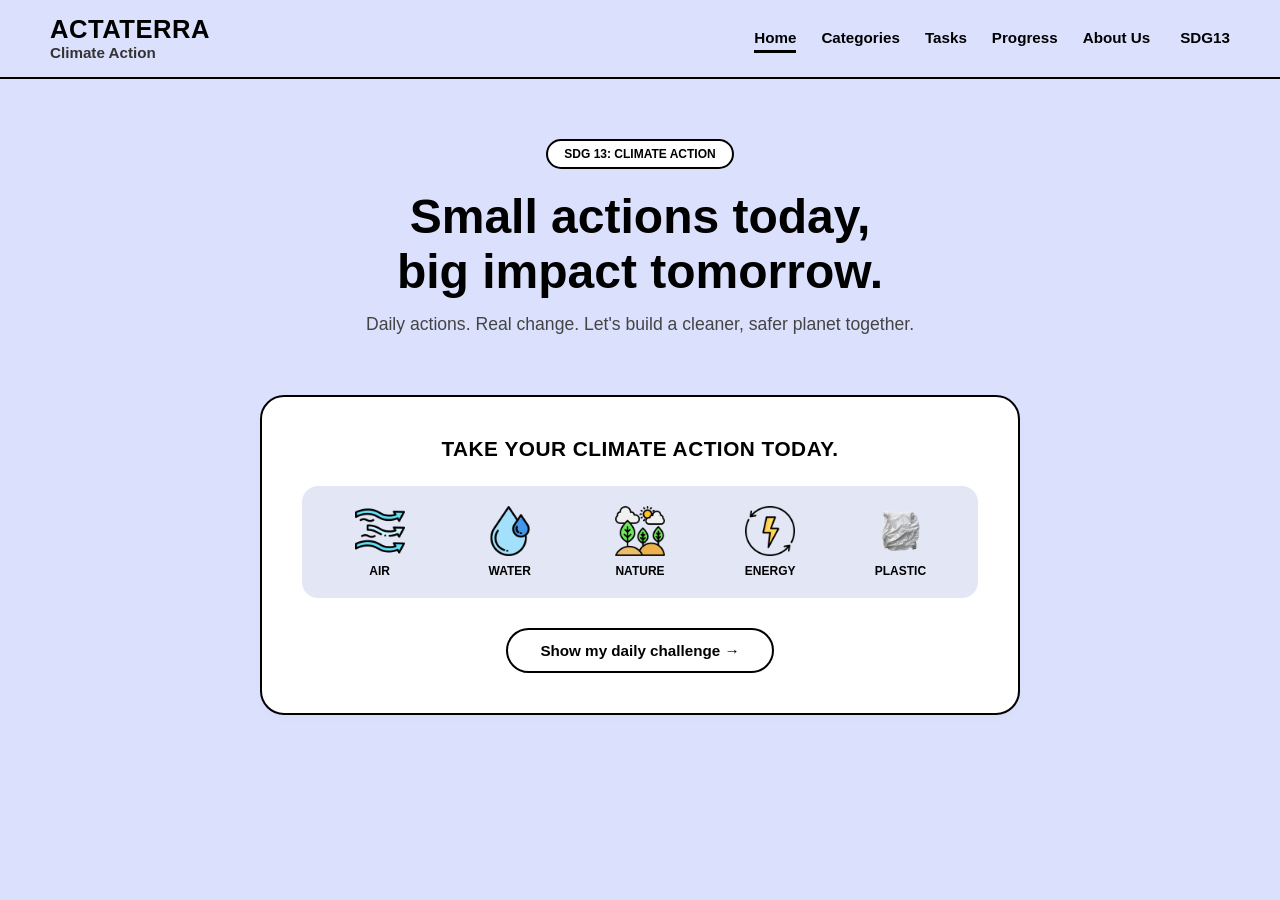
<file: index.html>
<!DOCTYPE html>
<html lang="en">
<head>
    <meta charset="UTF-8">
    <meta name="viewport" content="width=device-width, initial-scale=1.0">
    <title>ActaTerra | Climate Action Dashboard</title>
    <link rel="stylesheet" href="style.css">
    <style>
        .logo a {
            display: flex;
            flex-direction: column;
            justify-content: center;
            line-height: 1.1;
            text-decoration: none;
            color: inherit;
        }
        .logo .brand-title {
            font-size: 1.6rem;
            font-weight: 900;
            letter-spacing: 0.5px;
            color: #000000;
        }
        .logo .brand-subtitle {
            font-size: 0.95rem;
            font-weight: 700;
            color: #333333;
            margin-top: 2px;
        }

        .hero-banner {
            text-align: center;
            padding: 60px 20px 40px 20px;
            max-width: 800px;
            margin: 0 auto;
        }
        .sdg-badge-pill {
            display: inline-block;
            border: 2px solid #000000;
            padding: 6px 16px;
            border-radius: 20px;
            font-size: 0.75rem;
            font-weight: bold;
            text-transform: uppercase;
            background: #ffffff;
            margin-bottom: 20px;
        }
        .hero-banner h1 {
            font-size: 3rem;
            font-weight: 800;
            line-height: 1.15;
            margin: 0 0 15px 0;
            color: #000000;
        }
        .hero-banner p {
            font-size: 1.1rem;
            color: #444444;
            margin: 0;
            font-weight: 500;
        }
        .hub-interactive-card {
            background: #ffffff;
            border: 2px solid #000000;
            border-radius: 24px;
            padding: 40px;
            max-width: 760px;
            margin: 20px auto 50px auto;
            box-shadow: 0px 4px 10px rgba(0,0,0,0.02);
            text-align: center;
        }
        .hub-interactive-card h2 {
            font-size: 1.3rem;
            font-weight: 800;
            text-transform: uppercase;
            letter-spacing: 0.5px;
            margin: 0 0 25px 0;
        }
        .grid-categories-row {
            background: #e3e7f5;
            border-radius: 16px;
            padding: 20px;
            display: grid;
            grid-template-columns: repeat(5, 1fr);
            gap: 15px;
            margin-bottom: 30px;
        }
        @media (max-width: 650px) {
            .grid-categories-row {
                grid-template-columns: repeat(3, 1fr);
            }
        }
        .category-grid-item {
            display: flex;
            flex-direction: column;
            align-items: center;
            gap: 8px;
            text-decoration: none;
            color: inherit;
        }
        .category-grid-item .icon-wrapper {
            width: 50px;
            height: 50px;
            display: flex;
            align-items: center;
            justify-content: center;
        }
        .category-grid-item .icon-wrapper img {
            max-width: 100%;
            max-height: 100%;
            object-fit: contain;
        }
        .category-grid-item span {
            font-size: 0.75rem;
            font-weight: 800;
            text-transform: uppercase;
        }
        .btn-action-hub {
            display: inline-block;
            text-decoration: none;
            border: 2px solid #000000;
            background: #ffffff;
            color: #000000;
            padding: 12px 32px;
            font-weight: bold;
            border-radius: 25px;
            font-size: 0.95rem;
            transition: all 0.2s ease;
        }
        .btn-action-hub:hover {
            background: #000000;
            color: #ffffff;
        }
    </style>
</head>
<body>
    <header>
        <div class="logo">
            <a href="index.html">
                <span class="brand-title">ACTATERRA</span>
                <span class="brand-subtitle">Climate Action</span>
            </a>
        </div>
        <nav>
            <ul>
                <li><a href="index.html" class="active">Home</a></li>
                <li><a href="categories.html">Categories</a></li>
                <li><a href="tasks.html?cat=random">Tasks</a></li>
                <li><a href="progress.html">Progress</a></li>
                <li><a href="about.html">About Us</a></li>
                <li><a href="sdg13.html" class="sdg-nav">SDG13</a></li>
            </ul>
        </nav>
    </header>

    <main style="padding: 0 20px;">
        <section class="hero-banner">
            <div class="sdg-badge-pill">SDG 13: Climate Action</div>
            <h1>Small actions today,<br>big impact tomorrow.</h1>
            <p>Daily actions. Real change. Let's build a cleaner, safer planet together.</p>
        </section>

        <section class="hub-interactive-card">
            <h2>Take Your Climate Action Today.</h2>
            <div class="grid-categories-row">
                <a href="tasks.html?cat=air" class="category-grid-item">
                    <div class="icon-wrapper"><img src="air-icon.png" alt="Air"></div>
                    <span>Air</span>
                </a>
                <a href="tasks.html?cat=water" class="category-grid-item">
                    <div class="icon-wrapper"><img src="water-icon.png" alt="Water"></div>
                    <span>Water</span>
                </a>
                <a href="tasks.html?cat=nature" class="category-grid-item">
                    <div class="icon-wrapper"><img src="nature-icon.png" alt="Nature"></div>
                    <span>Nature</span>
                </a>
                <a href="tasks.html?cat=energy" class="category-grid-item">
                    <div class="icon-wrapper"><img src="energy-icon.png" alt="Energy"></div>
                    <span>Energy</span>
                </a>
                <a href="tasks.html?cat=plastic" class="category-grid-item">
                    <div class="icon-wrapper"><img src="plastic-icon.png" alt="Plastic"></div>
                    <span>Plastic</span>
                </a>
            </div>
            <a href="tasks.html?cat=random" class="btn-action-hub">Show my daily challenge →</a>
        </section>
    </main>
</body>
</html>
</file>
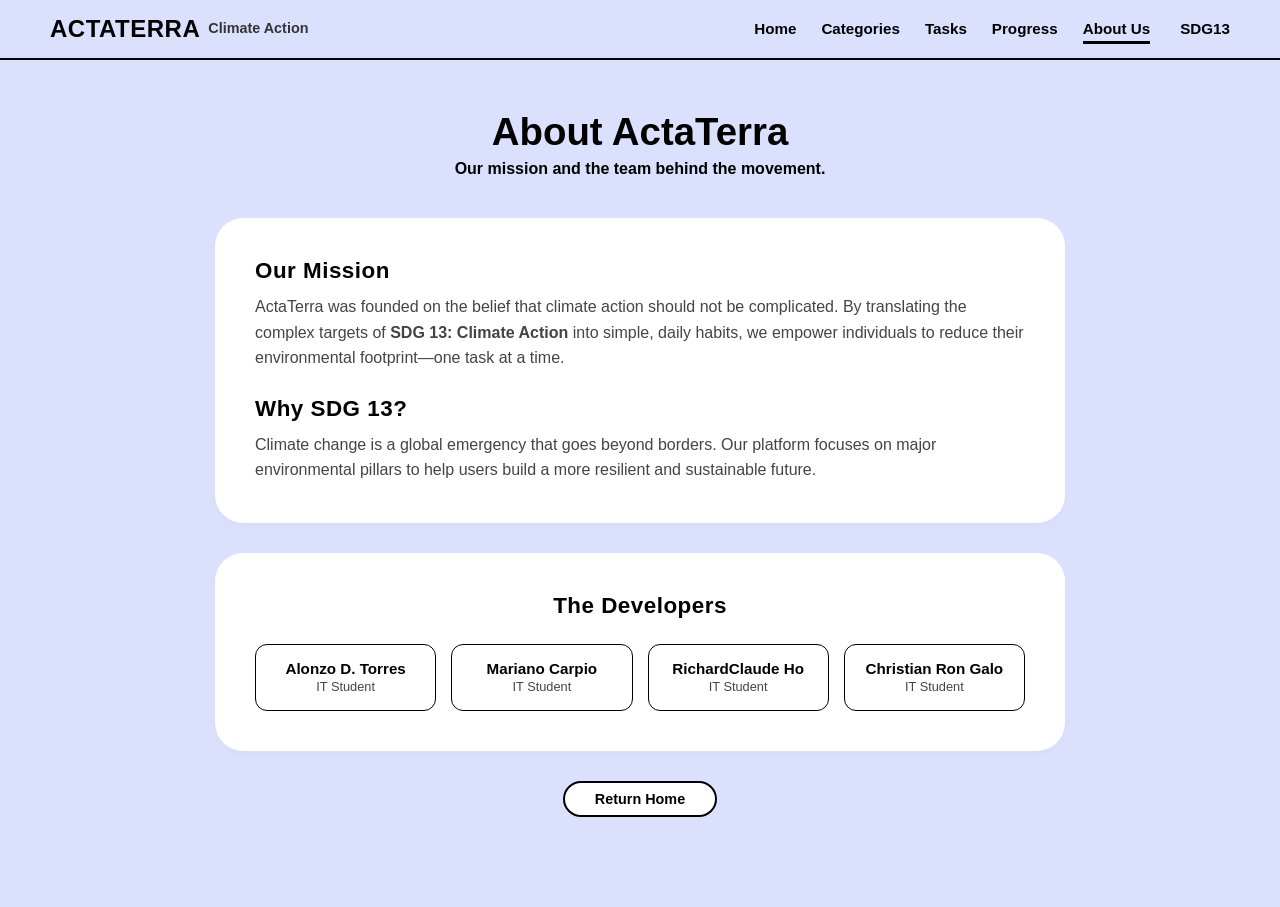
<file: about.html>
<!DOCTYPE html>
<html lang="en">
<head>
    <meta charset="UTF-8">
    <meta name="viewport" content="width=device-width, initial-scale=1.0">
    <title>About Us | ActaTerra</title>
    <link rel="stylesheet" href="style.css">
</head>
<body>
    <header>
        <div class="logo">
            <span style="display: block; font-weight: 900; font-size: 1.5rem; letter-spacing: 0.5px;">ACTATERRA</span>
            <span style="display: block; font-weight: 700; font-size: 0.9rem; color: #333; margin-top: -2px;">Climate Action</span>
        </div>
        <nav>
            <ul>
                <li><a href="index.html">Home</a></li>
                <li><a href="categories.html">Categories</a></li>
                <li><a href="tasks.html">Tasks</a></li>
                <li><a href="progress.html">Progress</a></li>
                <li><a href="about.html" class="active">About Us</a></li>
                <li><a href="sdg13.html" class="sdg-nav">SDG13</a></li>
            </ul>
        </nav>
    </header>

    <main class="categories-page-container">
        <div class="center-title-header">
            <h1>About ActaTerra</h1>
            <p>Our mission and the team behind the movement.</p>
        </div>

        <section class="action-portal-card" style="text-align: left; margin-bottom: 30px;">
            <h2 style="margin-bottom: 10px;">Our Mission</h2>
            <p style="line-height: 1.6; color: var(--text-muted); margin-bottom: 25px;">
                ActaTerra was founded on the belief that climate action should not be complicated. By translating the complex targets of <strong>SDG 13: Climate Action</strong> into simple, daily habits, we empower individuals to reduce their environmental footprint—one task at a time.
            </p>
            
            <h2 style="margin-bottom: 10px;">Why SDG 13?</h2>
            <p style="line-height: 1.6; color: var(--text-muted);">
                Climate change is a global emergency that goes beyond borders. Our platform focuses on major environmental pillars to help users build a more resilient and sustainable future.
            </p>
        </section>

        <section class="action-portal-card" style="text-align: left;">
            <h2 style="text-align: center; margin-bottom: 25px;">The Developers</h2>
            <div style="display: grid; grid-template-columns: repeat(auto-fit, minmax(180px, 1fr)); gap: 15px;">
                <div style="border: 1.5px solid var(--border-dark); padding: 15px; border-radius: 12px; text-align: center;">
                    <strong style="display: block; font-size: 0.95rem;">Alonzo D. Torres</strong>
                    <span style="font-size: 0.8rem; color: var(--text-muted);">IT Student</span>
                </div>
                <div style="border: 1.5px solid var(--border-dark); padding: 15px; border-radius: 12px; text-align: center;">
                    <strong style="display: block; font-size: 0.95rem;">Mariano Carpio</strong>
                    <span style="font-size: 0.8rem; color: var(--text-muted);">IT Student</span>
                </div>
                <div style="border: 1.5px solid var(--border-dark); padding: 15px; border-radius: 12px; text-align: center;">
                    <strong style="display: block; font-size: 0.95rem;">RichardClaude Ho</strong>
                    <span style="font-size: 0.8rem; color: var(--text-muted);">IT Student</span>
                </div>
                <div style="border: 1.5px solid var(--border-dark); padding: 15px; border-radius: 12px; text-align: center;">
                    <strong style="display: block; font-size: 0.95rem;">Christian Ron Galo</strong>
                    <span style="font-size: 0.8rem; color: var(--text-muted);">IT Student</span>
                </div>
            </div>
        </section>

        <div class="center-actions-stack" style="margin-top: 30px;">
            <a href="index.html" class="btn-wireframe-pill minor-btn">Return Home</a>
        </div>
    </main>
</body>
</html>
</file>
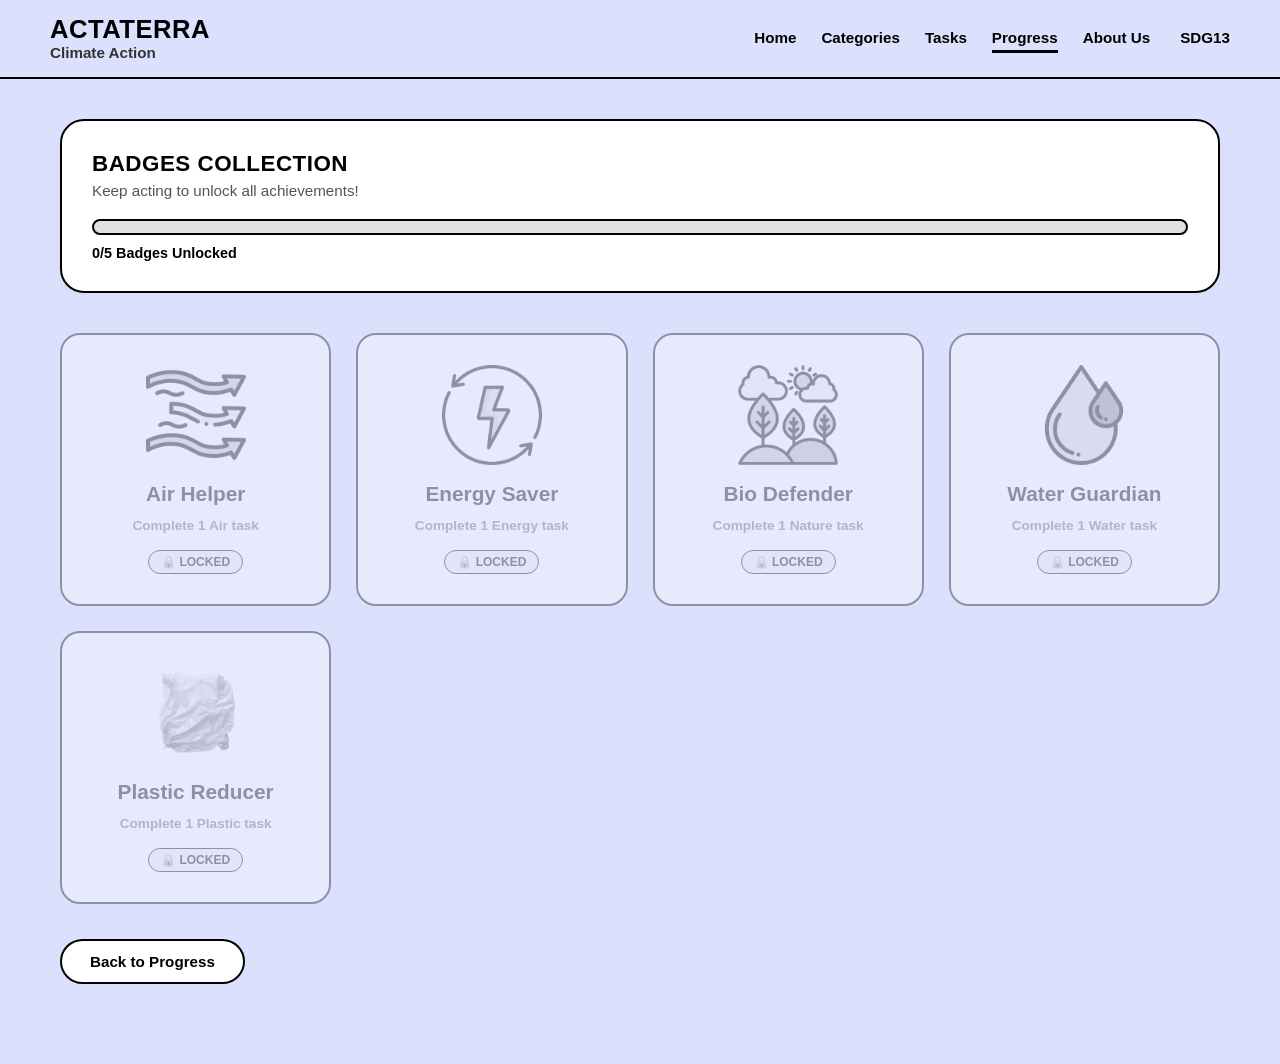
<file: badges.html>
<!DOCTYPE html>
<html lang="en">
<head>
    <meta charset="UTF-8">
    <meta name="viewport" content="width=device-width, initial-scale=1.0">
    <title>Badges Collection | ActaTerra</title>
    <link rel="stylesheet" href="style.css">
    <style>
        .logo a {
            display: flex;
            flex-direction: column;
            justify-content: center;
            line-height: 1.1;
            text-decoration: none;
            color: inherit;
        }
        .logo .brand-title {
            font-size: 1.6rem;
            font-weight: 900;
            letter-spacing: 0.5px;
            color: #000000;
        }
        .logo .brand-subtitle {
            font-size: 0.95rem;
            font-weight: 700;
            color: #333333;
            margin-top: 2px;
        }

        .badges-wrapper {
            max-width: 1200px;
            margin: 40px auto;
            padding: 0 20px;
        }
        .badges-header-card {
            background: #ffffff;
            border: 2px solid #000000;
            border-radius: 24px;
            padding: 30px;
            margin-bottom: 40px;
            box-shadow: 0px 4px 10px rgba(0,0,0,0.02);
        }
        .badges-header-card h2 {
            margin: 0 0 5px 0;
            font-size: 1.4rem;
            font-weight: 800;
            text-transform: uppercase;
            letter-spacing: 0.5px;
        }
        .badges-header-card p {
            margin: 0 0 20px 0;
            font-size: 0.95rem;
            color: #555;
        }
        .global-badge-progress-bar {
            background: #e0e0e0;
            border: 2px solid #000000;
            height: 16px;
            border-radius: 8px;
            overflow: hidden;
            margin-bottom: 10px;
        }
        .global-badge-progress-bar .fill-bar {
            background: #a8e6cf; 
            height: 100%;
            width: 0%;
            transition: width 0.5s ease-out;
        }
        .counter-status-text {
            font-size: 0.9rem;
            font-weight: bold;
            color: #000000;
        }
        .badges-grid {
            display: grid;
            grid-template-columns: repeat(auto-fit, minmax(220px, 1fr));
            gap: 25px;
            margin-bottom: 35px;
        }
        .badge-card {
            background: #ffffff;
            border: 2px solid #000000;
            border-radius: 20px;
            padding: 30px 20px;
            text-align: center;
            display: flex;
            flex-direction: column;
            align-items: center;
            justify-content: center;
            gap: 12px;
            transition: all 0.3s cubic-bezier(0.4, 0, 0.2, 1);
            
            opacity: 0.35;
            filter: grayscale(100%);
            position: relative;
        }
        .badge-card.unlocked {
            opacity: 1 !important;
            filter: grayscale(0%) !important;
            transform: translateY(-4px);
            box-shadow: 0 10px 20px rgba(0,0,0,0.06);
            background: #ffffff;
        }
        .badge-image-frame {
            width: 100px;
            height: 100px;
            display: flex;
            align-items: center;
            justify-content: center;
            margin-bottom: 5px;
        }
        .badge-image-frame img {
            max-width: 100%;
            max-height: 100%;
            object-fit: contain;
        }
        .badge-card h4 {
            margin: 0;
            font-size: 1.3rem;
            font-weight: 800;
            color: #000000;
        }
        .badge-card p {
            margin: 0;
            font-size: 0.85rem;
            color: #666;
            font-weight: 600;
        }
        .lock-status-tag {
            display: inline-flex;
            align-items: center;
            gap: 4px;
            font-size: 0.75rem;
            font-weight: bold;
            background: #f0f0f0;
            border: 1.5px solid #000000;
            padding: 4px 12px;
            border-radius: 12px;
            text-transform: uppercase;
            margin-top: 5px;
        }
        .badge-card.unlocked .lock-status-tag {
            background: #e2fbd7;
            color: #34a853;
            border-color: #34a853;
        }
        .controls-row {
            margin-top: 20px;
        }
        .btn-return {
            display: inline-block;
            text-decoration: none;
            padding: 12px 28px;
            border: 2px solid #000000;
            border-radius: 25px;
            color: #000000;
            font-weight: bold;
            font-size: 0.95rem;
            background: #ffffff;
            transition: background 0.2s;
        }
        .btn-return:hover {
            background: #f5f5f5;
        }
    </style>
</head>
<body>
    <header>
        <div class="logo">
            <a href="index.html">
                <span class="brand-title">ACTATERRA</span>
                <span class="brand-subtitle">Climate Action</span>
            </a>
        </div>
        <nav>
            <ul>
                <li><a href="index.html">Home</a></li>
                <li><a href="categories.html">Categories</a></li>
                <li><a href="tasks.html?cat=random">Tasks</a></li>
                <li><a href="badges.html" class="active">Progress</a></li>
                <li><a href="about.html">About Us</a></li>
                <li><a href="sdg13.html" class="sdg-nav">SDG13</a></li>
            </ul>
        </nav>
    </header>

    <main class="badges-wrapper">
        <section class="badges-header-card">
            <h2>Badges Collection</h2>
            <p>Keep acting to unlock all achievements!</p>
            <div class="global-badge-progress-bar">
                <div class="fill-bar" id="completion-progress-fill"></div>
            </div>
            <div class="counter-status-text" id="completion-counter-label">0/5 Badges Unlocked</div>
        </section>

        <section class="badges-grid">
            <div class="badge-card" id="badge-air">
                <div class="badge-image-frame">
                    <img src="air-icon.png" alt="Air Helper">
                </div>
                <h4>Air Helper</h4>
                <p>Complete 1 Air task</p>
                <div class="lock-status-tag" id="lock-tag-air">🔒 Locked</div>
            </div>

            <div class="badge-card" id="badge-energy">
                <div class="badge-image-frame">
                    <img src="energy-icon.png" alt="Energy Saver">
                </div>
                <h4>Energy Saver</h4>
                <p>Complete 1 Energy task</p>
                <div class="lock-status-tag" id="lock-tag-energy">🔒 Locked</div>
            </div>

            <div class="badge-card" id="badge-nature">
                <div class="badge-image-frame">
                    <img src="nature-icon.png" alt="Bio Defender">
                </div>
                <h4>Bio Defender</h4>
                <p>Complete 1 Nature task</p>
                <div class="lock-status-tag" id="lock-tag-nature">🔒 Locked</div>
            </div>

            <div class="badge-card" id="badge-water">
                <div class="badge-image-frame">
                    <img src="water-icon.png" alt="Water Guardian">
                </div>
                <h4>Water Guardian</h4>
                <p>Complete 1 Water task</p>
                <div class="lock-status-tag" id="lock-tag-water">🔒 Locked</div>
            </div>

            <div class="badge-card" id="badge-plastic">
                <div class="badge-image-frame">
                    <img src="plastic-icon.png" alt="Plastic Reducer">
                </div>
                <h4>Plastic Reducer</h4>
                <p>Complete 1 Plastic task</p>
                <div class="lock-status-tag" id="lock-tag-plastic">🔒 Locked</div>
            </div>
        </section>

        <div class="controls-row">
            <a href="progress.html" class="btn-return">Back to Progress</a>
        </div>
    </main>

    <script>
        document.addEventListener("DOMContentLoaded", function() {
            const categoryBadgeMap = {
                air: { cardId: "badge-air", tagId: "lock-tag-air" },
                energy: { cardId: "badge-energy", tagId: "lock-tag-energy" },
                nature: { cardId: "badge-nature", tagId: "lock-tag-nature" },
                plastic: { cardId: "badge-plastic", tagId: "lock-tag-plastic" },
                water: { cardId: "badge-water", tagId: "lock-tag-water" }
            };

            let totalUnlockedCount = 0;
            const totalCategories = Object.keys(categoryBadgeMap).length;

            Object.keys(categoryBadgeMap).forEach(key => {
                const statusFlag = localStorage.getItem(key + "_completed");
                
                if (statusFlag === "true") {
                    totalUnlockedCount++;
                    
                    const targetCard = document.getElementById(categoryBadgeMap[key].cardId);
                    if (targetCard) targetCard.classList.add("unlocked");

                    const targetTag = document.getElementById(categoryBadgeMap[key].tagId);
                    if (targetTag) targetTag.textContent = "✓ Unlocked";
                }
            });

            const progressPercent = (totalUnlockedCount / totalCategories) * 100;
            document.getElementById("completion-progress-fill").style.width = progressPercent + "%";
            document.getElementById("completion-counter-label").textContent = `${totalUnlockedCount}/${totalCategories} Badges Unlocked`;
        });
    </script>
</body>
</html>
</file>
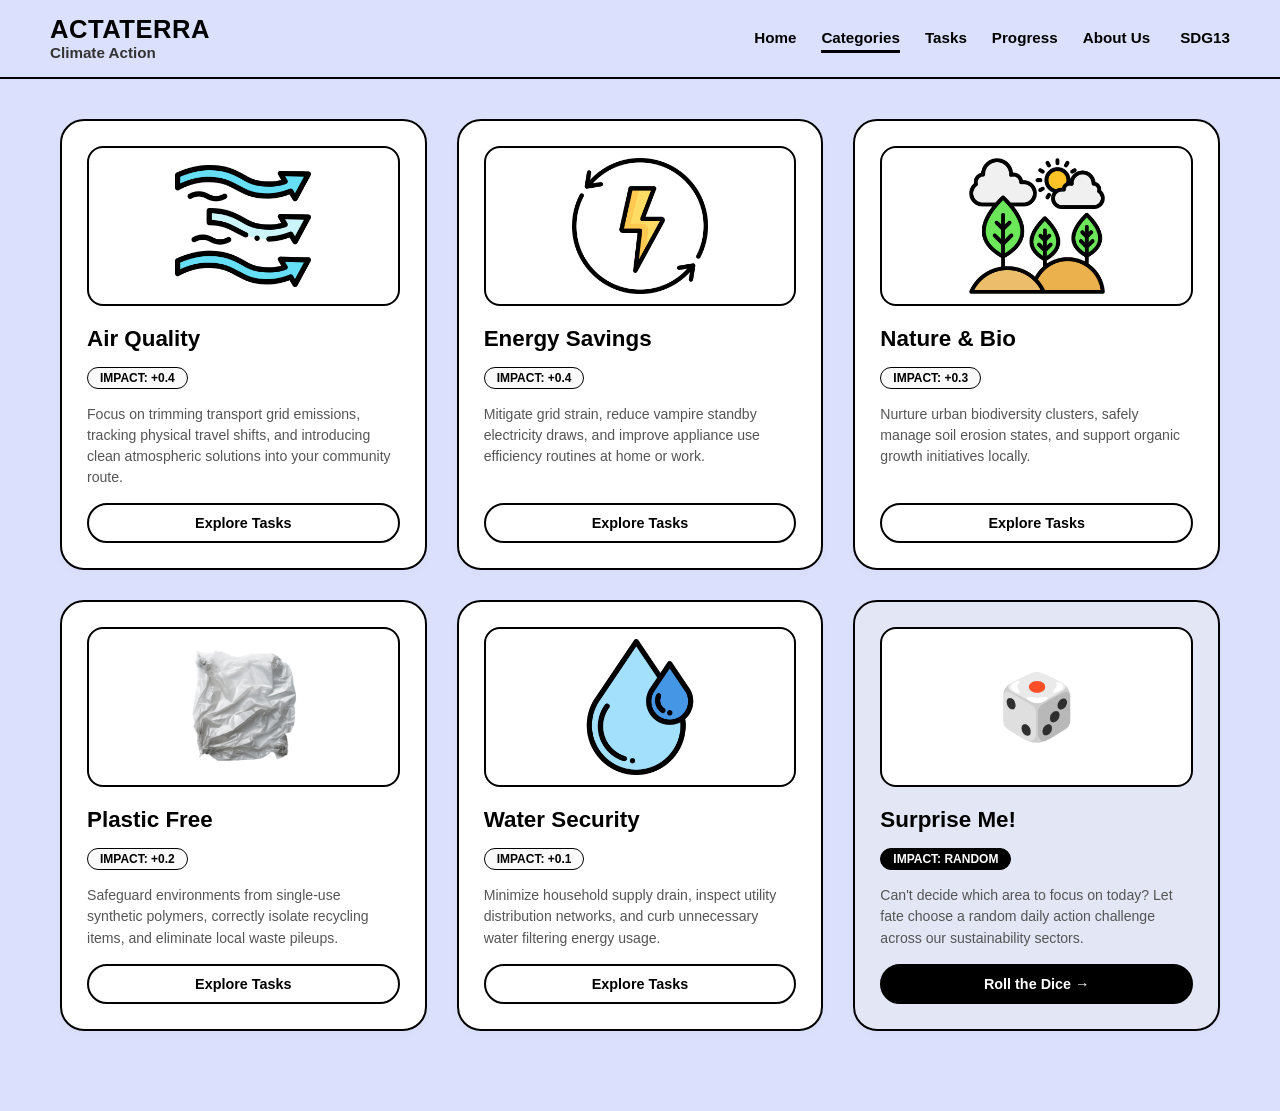
<file: categories.html>
<!DOCTYPE html>
<html lang="en">
<head>
    <meta charset="UTF-8">
    <meta name="viewport" content="width=device-width, initial-scale=1.0">
    <title>Categories | ActaTerra</title>
    <link rel="stylesheet" href="style.css">
    <style>
        .logo a {
            display: flex;
            flex-direction: column;
            justify-content: center;
            line-height: 1.1;
            text-decoration: none;
            color: inherit;
        }
        .logo .brand-title {
            font-size: 1.6rem;
            font-weight: 900;
            letter-spacing: 0.5px;
            color: #000000;
        }
        .logo .brand-subtitle {
            font-size: 0.95rem;
            font-weight: 700;
            color: #333333;
            margin-top: 2px;
        }

        .categories-wrapper {
            max-width: 1200px;
            margin: 40px auto;
            padding: 0 20px;
        }
        .categories-grid-container {
            display: grid;
            grid-template-columns: repeat(auto-fit, minmax(320px, 1fr));
            gap: 30px;
        }
        .portal-category-card {
            background: #ffffff;
            border: 2px solid #000000;
            border-radius: 24px;
            padding: 25px;
            display: flex;
            flex-direction: column;
            gap: 15px;
            box-shadow: 0px 4px 10px rgba(0,0,0,0.02);
        }
        
        .portal-category-card.surprise-card {
            background: #e3e7f5;
        }
        
        .card-graphic-container {
            border: 2px solid #000000;
            border-radius: 16px;
            height: 160px;
            overflow: hidden;
            background: #ffffff;
            display: flex;
            align-items: center;
            justify-content: center;
            padding: 10px;
        }
        .card-graphic-container img {
            max-width: 100%;
            max-height: 100%;
            object-fit: contain;
        }
        .portal-category-card h3 {
            font-size: 1.4rem;
            font-weight: 800;
            margin: 5px 0 0 0;
            color: #000000;
        }
        .impact-badge-row {
            display: flex;
            align-items: center;
        }
        .impact-badge {
            border: 1.5px solid #000000;
            font-size: 0.75rem;
            font-weight: bold;
            padding: 3px 12px;
            border-radius: 12px;
            text-transform: uppercase;
            background: #fafafa;
        }
        .portal-category-card p {
            font-size: 0.88rem;
            line-height: 1.5;
            color: #555555;
            margin: 0;
            flex-grow: 1;
        }
        .btn-card-redirect {
            display: block;
            text-align: center;
            text-decoration: none;
            border: 2px solid #000000;
            border-radius: 20px;
            padding: 10px 20px;
            color: #000000;
            font-weight: bold;
            font-size: 0.9rem;
            background: #ffffff;
            transition: all 0.2s ease;
        }
        .btn-card-redirect:hover {
            background: #000000;
            color: #ffffff;
        }
    </style>
</head>
<body>
    <header>
        <div class="logo">
            <a href="index.html">
                <span class="brand-title">ACTATERRA</span>
                <span class="brand-subtitle">Climate Action</span>
            </a>
        </div>
        <nav>
            <ul>
                <li><a href="index.html">Home</a></li>
                <li><a href="categories.html" class="active">Categories</a></li>
                <li><a href="tasks.html?cat=random">Tasks</a></li>
                <li><a href="progress.html">Progress</a></li>
                <li><a href="about.html">About Us</a></li>
                <li><a href="sdg13.html" class="sdg-nav">SDG13</a></li>
            </ul>
        </nav>
    </header>

    <main class="categories-wrapper">
        <div class="categories-grid-container">
            <div class="portal-category-card">
                <div class="card-graphic-container">
                    <img src="air-icon.png" alt="Air Quality">
                </div>
                <h3>Air Quality</h3>
                <div class="impact-badge-row">
                    <span class="impact-badge">Impact: +0.4</span>
                </div>
                <p>Focus on trimming transport grid emissions, tracking physical travel shifts, and introducing clean atmospheric solutions into your community route.</p>
                <a href="tasks.html?cat=air" class="btn-card-redirect">Explore Tasks</a>
            </div>

            <div class="portal-category-card">
                <div class="card-graphic-container">
                    <img src="energy-icon.png" alt="Energy Savings">
                </div>
                <h3>Energy Savings</h3>
                <div class="impact-badge-row">
                    <span class="impact-badge">Impact: +0.4</span>
                </div>
                <p>Mitigate grid strain, reduce vampire standby electricity draws, and improve appliance use efficiency routines at home or work.</p>
                <a href="tasks.html?cat=energy" class="btn-card-redirect">Explore Tasks</a>
            </div>

            <div class="portal-category-card">
                <div class="card-graphic-container">
                    <img src="nature-icon.png" alt="Nature & Bio">
                </div>
                <h3>Nature & Bio</h3>
                <div class="impact-badge-row">
                    <span class="impact-badge">Impact: +0.3</span>
                </div>
                <p>Nurture urban biodiversity clusters, safely manage soil erosion states, and support organic growth initiatives locally.</p>
                <a href="tasks.html?cat=nature" class="btn-card-redirect">Explore Tasks</a>
            </div>

            <div class="portal-category-card">
                <div class="card-graphic-container">
                    <img src="plastic-icon.png" alt="Plastic Free">
                </div>
                <h3>Plastic Free</h3>
                <div class="impact-badge-row">
                    <span class="impact-badge">Impact: +0.2</span>
                </div>
                <p>Safeguard environments from single-use synthetic polymers, correctly isolate recycling items, and eliminate local waste pileups.</p>
                <a href="tasks.html?cat=plastic" class="btn-card-redirect">Explore Tasks</a>
            </div>

            <div class="portal-category-card">
                <div class="card-graphic-container">
                    <img src="water-icon.png" alt="Water Security">
                </div>
                <h3>Water Security</h3>
                <div class="impact-badge-row">
                    <span class="impact-badge">Impact: +0.1</span>
                </div>
                <p>Minimize household supply drain, inspect utility distribution networks, and curb unnecessary water filtering energy usage.</p>
                <a href="tasks.html?cat=water" class="btn-card-redirect">Explore Tasks</a>
            </div>

            <div class="portal-category-card surprise-card">
                <div class="card-graphic-container">
                    <div style="font-size: 4rem;">🎲</div>
                </div>
                <h3>Surprise Me!</h3>
                <div class="impact-badge-row">
                    <span class="impact-badge" style="background: #000; color: #fff;">Impact: Random</span>
                </div>
                <p>Can't decide which area to focus on today? Let fate choose a random daily action challenge across our sustainability sectors.</p>
                <a href="tasks.html?cat=random" class="btn-card-redirect" style="background: #000; color: #fff;">Roll the Dice →</a>
            </div>
        </div>
    </main>
</body>
</html>
</file>
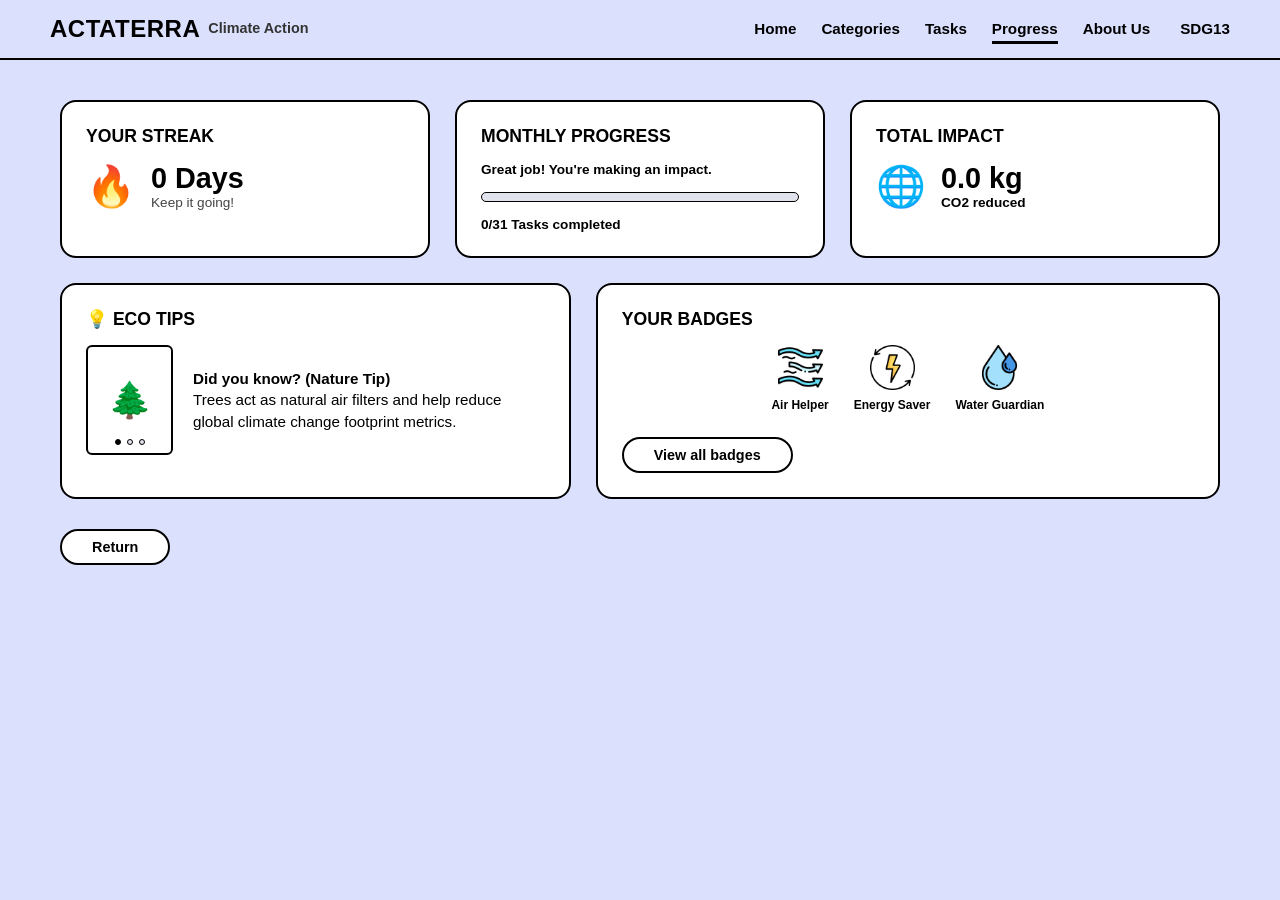
<file: progress.html>
<!DOCTYPE html>
<html lang="en">
<head>
    <meta charset="UTF-8">
    <meta name="viewport" content="width=device-width, initial-scale=1.0">
    <title>Your Progress | ActaTerra</title>
    <link rel="stylesheet" href="style.css">
    <script>
        document.addEventListener("DOMContentLoaded", function() {
            let completedTasks = parseInt(localStorage.getItem("completedTasks")) || 0;
            const currentStreak = localStorage.getItem("currentStreak") || 0;
            const totalImpact = localStorage.getItem("totalImpact") || "0.0";

            if (completedTasks > 31) {
                completedTasks = 31;
                localStorage.setItem("completedTasks", 31);
            }

            const streakElement = document.querySelector(".progress-block-card:nth-child(1) .number");
            const fractionElement = document.querySelector(".counter-fraction-text");
            const impactElement = document.querySelector(".progress-block-card:nth-child(3) .number");
            const progressBarFill = document.querySelector(".wf-progress-bar .fill");

            if (streakElement) streakElement.textContent = `${currentStreak} Days`;
            if (impactElement) impactElement.textContent = `${totalImpact} kg`;
            if (fractionElement) fractionElement.textContent = `${completedTasks}/31 Tasks completed`;

            if (progressBarFill) {
                const percentage = Math.min((completedTasks / 31) * 100, 100);
                progressBarFill.style.width = percentage + "%";
            }

            const ecoTips = [
                {
                    icon: "🌲",
                    title: "Nature Tip",
                    text: "Trees act as natural air filters and help reduce global climate change footprint metrics."
                },
                {
                    icon: "💧",
                    title: "Water Tip",
                    text: "Turning off the tap while brushing saves up to 8 gallons of clean water per minute."
                },
                {
                    icon: "🔌",
                    title: "Energy Tip",
                    text: "Unplugging standby electronics can reduce average household energy bill usage by up to 10%."
                }
            ];

            let currentTipIndex = 0;
            const tipIconNode = document.querySelector(".image-icon-glyph");
            const tipTextNode = document.querySelector(".eco-tip-body-text p");
            const dots = document.querySelectorAll(".dot");

            if (tipIconNode && tipTextNode) {
                updateTipDisplay(currentTipIndex);
            }

            function updateTipDisplay(index) {
                if(!tipIconNode || !tipTextNode) return;
                
                tipIconNode.innerHTML = ecoTips[index].icon;
                tipTextNode.innerHTML = `<strong>Did you know? (${ecoTips[index].title})</strong> <br>${ecoTips[index].text}`;
                
                dots.forEach((dot, idx) => {
                    if (idx === index) {
                        dot.classList.add("active");
                    } else {
                        dot.classList.remove("active");
                    }
                });
            }

            dots.forEach((dot, index) => {
                dot.style.cursor = "pointer"; 
                dot.addEventListener("click", function() {
                    currentTipIndex = index;
                    updateTipDisplay(currentTipIndex);
                });
            });

            setInterval(() => {
                currentTipIndex = (currentTipIndex + 1) % ecoTips.length;
                updateTipDisplay(currentTipIndex);
            }, 3000);
        });
    </script>
</head>
<body>
    <header>
        <div class="logo">
            <span style="display: block; font-weight: 900; font-size: 1.5rem; letter-spacing: 0.5px;">ACTATERRA</span>
            <span style="display: block; font-weight: 700; font-size: 0.9rem; color: #333; margin-top: -2px;">Climate Action</span>
        </div>
        <nav>
            <ul>
                <li><a href="index.html">Home</a></li>
                <li><a href="categories.html">Categories</a></li>
                <li><a href="tasks.html">Tasks</a></li>
                <li><a href="progress.html" class="active">Progress</a></li>
                <li><a href="about.html">About Us</a></li>
                <li><a href="sdg13.html" class="sdg-nav">SDG13</a></li>
            </ul>
        </nav>
    </header>

    <main class="dashboard-container">
        <section class="wf-stats-grid-triple">
            <div class="progress-block-card">
                <h3>YOUR STREAK</h3>
                <div class="big-metric-display">
                    <span class="metric-glyph flame-orange">&#x1F525;</span>
                    <div class="metric-values">
                        <span class="number">0 Days</span>
                        <p class="sub-label-caption">Keep it going!</p>
                    </div>
                </div>
            </div>

            <div class="progress-block-card">
                <h3>MONTHLY PROGRESS</h3>
                <p class="sub-label-caption text-dark-bold">Great job! You're making an impact.</p>
                <div class="wf-progress-bar margin-v-15">
                    <div class="fill" style="width: 0%;"></div>
                </div>
                <p class="counter-fraction-text">0/31 Tasks completed</p>
            </div>

            <div class="progress-block-card">
                <h3>TOTAL IMPACT</h3>
                <div class="big-metric-display">
                    <span class="metric-glyph globe-blue">&#x1F310;</span>
                    <div class="metric-values">
                        <span class="number">0.0 kg</span>
                        <p class="sub-label-caption text-dark-bold">CO2 reduced</p>
                    </div>
                </div>
            </div>
        </section>

        <section class="wf-details-grid-split">
            <div class="progress-block-card">
                <h3><span class="inline-header-icon">&#x1F4A1;</span> ECO TIPS</h3>
                <div class="eco-tip-flex-layout">
                    <div class="wireframe-photo-placeholder">
                        <span class="image-icon-glyph">&#x1F332;</span>
                        <div class="dot-indicators">
                            <span class="dot active"></span>
                            <span class="dot"></span>
                            <span class="dot"></span>
                        </div>
                    </div>
                    <div class="eco-tip-body-text">
                        <p><strong>Did you know?</strong> <br>Trees act as natural air filters and help reduce climate change.</p>
                    </div>
                </div>
            </div>

            <div class="progress-block-card text-center-adaptive">
                <h3>YOUR BADGES</h3>
                <div class="wireframe-badges-row">
                    <div class="badge-item-icon">
                        <img src="air-icon.png" alt="Air Helper">
                        <span>Air Helper</span>
                    </div>  
                    <div class="badge-item-icon">
                        <img src="energy-icon.png" alt="Energy Saver">
                        <span>Energy Saver</span>
                    </div>
                    <div class="badge-item-icon">
                        <img src="water-icon.png" alt="Water Guardian">
                        <span>Water Guardian</span>
                    </div>
                </div>
                <a href="badges.html" class="btn-wireframe-pill inline-center-btn" style="text-decoration: none; display: inline-block;">View all badges</a>
            </div>
        </section>

        <div class="footer-action-return-row">
            <a href="index.html" class="btn-wireframe-pill minor-btn">Return</a>
        </div>
    </main>
</body>
</html>
</file>
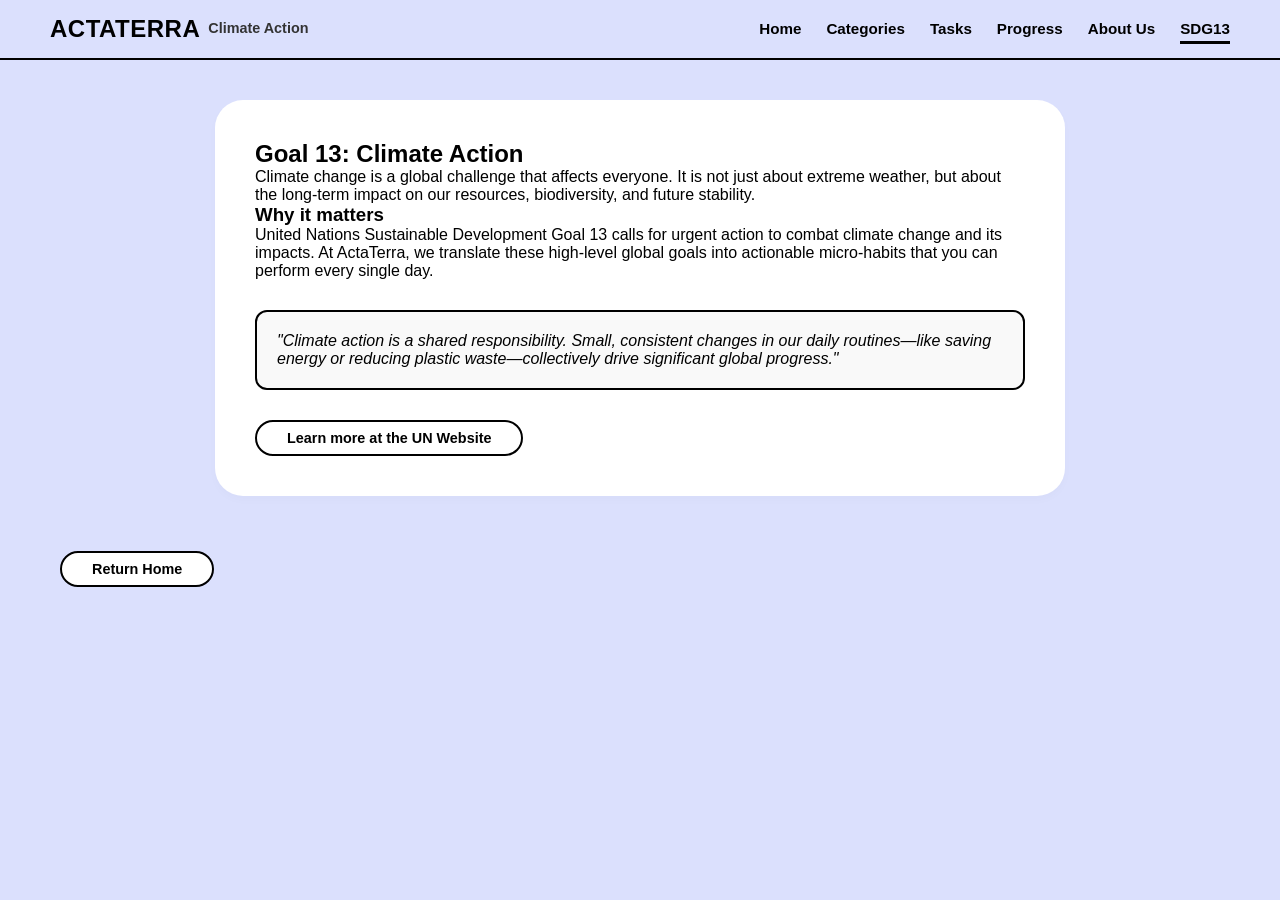
<file: sdg13.html>
<!DOCTYPE html>
<html lang="en">
<head>
    <meta charset="UTF-8">
    <meta name="viewport" content="width=device-width, initial-scale=1.0">
    <title>SDG 13: Climate Action | ActaTerra</title>
    <link rel="stylesheet" href="style.css">
</head>
<body>
    <header>
        <div class="logo">
            <span style="display: block; font-weight: 900; font-size: 1.5rem; letter-spacing: 0.5px;">ACTATERRA</span>
            <span style="display: block; font-weight: 700; font-size: 0.9rem; color: #333; margin-top: -2px;">Climate Action</span>
        </div>
        <nav>
            <ul>
                <li><a href="index.html">Home</a></li>
                <li><a href="categories.html">Categories</a></li>
                <li><a href="tasks.html">Tasks</a></li>
                <li><a href="progress.html">Progress</a></li>
                <li><a href="about.html">About Us</a></li>
                <li><a href="sdg13.html" class="active">SDG13</a></li>
            </ul>
        </nav>
    </header>

    <main class="dashboard-container">
        <section class="action-portal-card">
            <h1>Goal 13: Climate Action</h1>
            <p>Climate change is a global challenge that affects everyone. It is not just about extreme weather, but about the long-term impact on our resources, biodiversity, and future stability.</p>
            
            <h3>Why it matters</h3>
            <p>United Nations Sustainable Development Goal 13 calls for urgent action to combat climate change and its impacts. At ActaTerra, we translate these high-level global goals into actionable micro-habits that you can perform every single day.</p>
            
            <div style="margin: 30px 0; padding: 20px; border: 2px solid #000; border-radius: 12px; background: #f9f9f9;">
                <p><em>"Climate action is a shared responsibility. Small, consistent changes in our daily routines—like saving energy or reducing plastic waste—collectively drive significant global progress."</em></p>
            </div>
            
            <a href="https://sdgs.un.org/goals/goal13" target="_blank" class="btn-wireframe-pill" style="display: inline-block; text-decoration: none;">Learn more at the UN Website</a>
        </section>

        <div class="footer-action-return-row" style="margin-top: 30px;">
            <a href="index.html" class="btn-wireframe-pill minor-btn">Return Home</a>
        </div>
    </main>
</body>
</html>
</file>
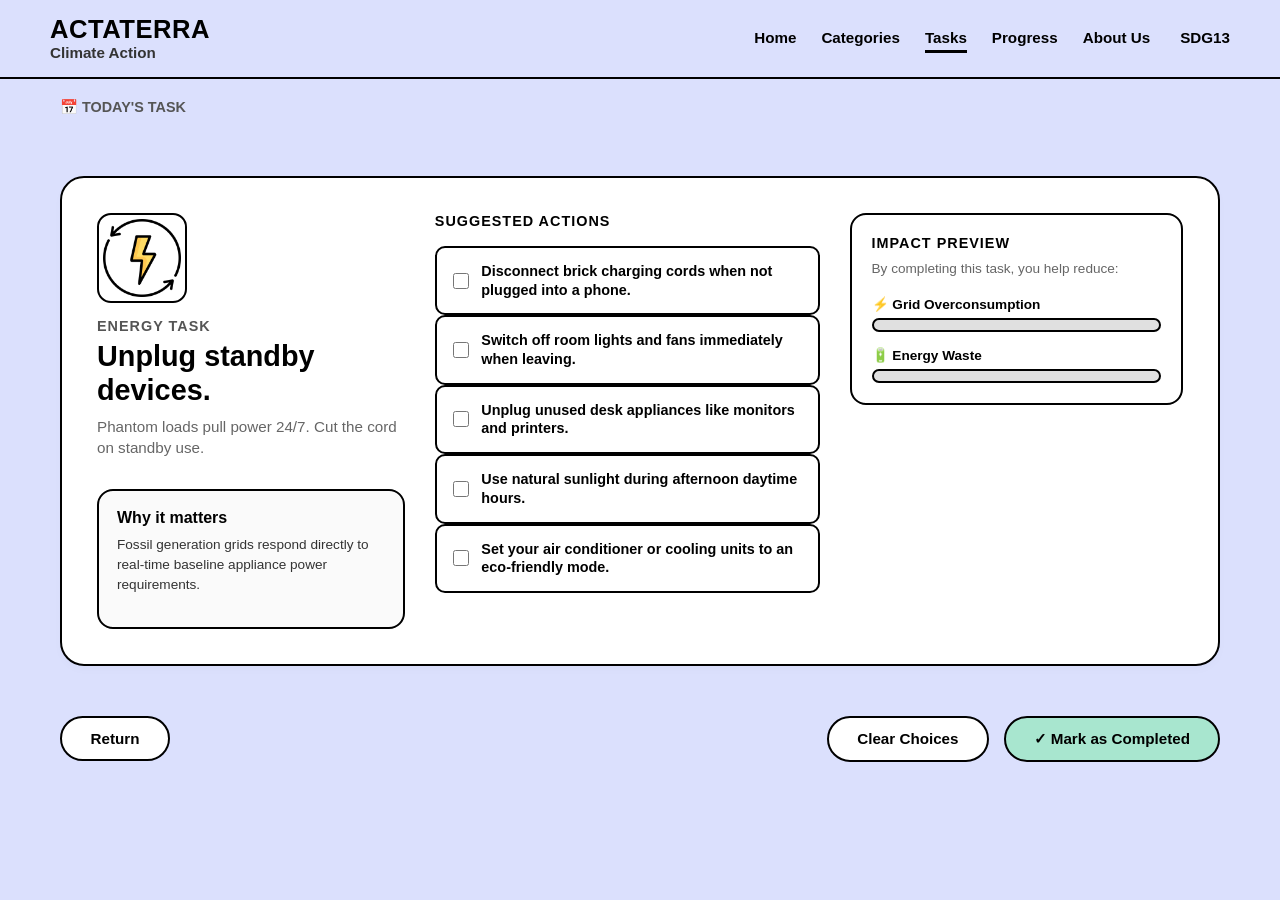
<file: tasks.html>
<!DOCTYPE html>
<html lang="en">
<head>
    <meta charset="UTF-8">
    <meta name="viewport" content="width=device-width, initial-scale=1.0">
    <title>Today's Task | ActaTerra</title>
    <link rel="stylesheet" href="style.css">
    <style>
        .logo a {
            display: flex;
            flex-direction: column;
            justify-content: center;
            line-height: 1.1;
            text-decoration: none;
            color: inherit;
        }
        .logo .brand-title {
            font-size: 1.6rem;
            font-weight: 900;
            letter-spacing: 0.5px;
            color: #000000;
        }
        .logo .brand-subtitle {
            font-size: 0.95rem;
            font-weight: 700;
            color: #333333;
            margin-top: 2px;
        }

        .task-detail-card {
            background: #ffffff;
            border: 2px solid #000000;
            border-radius: 24px;
            padding: 35px;
            display: grid;
            grid-template-columns: 1.2fr 1.5fr 1.3fr;
            gap: 30px;
            margin-top: 20px;
            box-shadow: 0px 4px 10px rgba(0,0,0,0.02);
        }
        @media (max-width: 900px) {
            .task-detail-card {
                grid-template-columns: 1fr;
            }
        }
        .task-main-info {
            display: flex;
            flex-direction: column;
            justify-content: space-between;
            gap: 15px;
        }
        .task-title-block {
            display: flex;
            flex-direction: column;
            gap: 15px;
        }
        .task-image-display {
            width: 90px;
            height: 90px;
            border: 2px solid #000000;
            border-radius: 14px;
            overflow: hidden;
            background: #ffffff;
            display: flex;
            align-items: center;
            justify-content: center;
            padding: 4px;
            box-sizing: border-box;
        }
        .task-image-display img {
            max-width: 100%;
            max-height: 100%;
            object-fit: contain;
        }
        .task-title-block h3 {
            font-size: 0.9rem;
            letter-spacing: 1px;
            margin: 0;
            color: #555;
            text-transform: uppercase;
            font-weight: bold;
        }
        .task-title-block h2 {
            font-size: 1.8rem;
            margin: 5px 0 0 0;
            font-weight: 800;
            line-height: 1.2;
        }
        .task-title-block p {
            margin: 8px 0 0 0;
            font-size: 0.95rem;
            color: #666;
            line-height: 1.4;
        }
        .why-it-matters-box {
            border: 2px solid #000000;
            border-radius: 16px;
            padding: 18px;
            background: #fafafa;
            margin-top: 15px;
        }
        .why-it-matters-box h4 {
            margin: 0 0 8px 0;
            font-size: 1rem;
            font-weight: 800;
        }
        .why-it-matters-box p {
            margin: 0;
            font-size: 0.85rem;
            line-height: 1.5;
            color: #333;
        }
        .suggested-actions-container {
            display: flex;
            flex-direction: column;
            gap: 12px;
        }
        .suggested-actions-container h3 {
            font-size: 0.9rem;
            letter-spacing: 1px;
            margin: 0 0 5px 0;
            font-weight: bold;
        }
        .action-checkbox-item {
            display: flex;
            align-items: center;
            gap: 12px;
            border: 2px solid #000000;
            border-radius: 10px;
            padding: 14px 16px;
            font-size: 0.9rem;
            font-weight: 600;
            background: #fff;
            transition: background 0.2s ease;
            cursor: pointer;
        }
        .action-checkbox-item:hover {
            background: #fdfdfd;
        }
        .action-checkbox-item input[type="checkbox"] {
            width: 18px;
            height: 18px;
            cursor: pointer;
            accent-color: #000000;
            margin: 0;
        }
        .action-checkbox-item label {
            cursor: pointer;
            width: 100%;
            line-height: 1.3;
        }
        .impact-preview-container {
            border: 2px solid #000000;
            border-radius: 16px;
            padding: 20px;
            display: flex;
            flex-direction: column;
            gap: 15px;
            height: fit-content;
            background: #fff;
        }
        .impact-preview-container h3 {
            font-size: 0.9rem;
            letter-spacing: 1px;
            margin: 0;
            font-weight: bold;
        }
        .impact-preview-container p {
            font-size: 0.85rem;
            color: #666;
            margin: -5px 0 5px 0;
        }
        .metric-progress-row {
            display: flex;
            flex-direction: column;
            gap: 6px;
        }
        .metric-label {
            font-size: 0.85rem;
            font-weight: 700;
            display: flex;
            align-items: center;
            gap: 6px;
        }
        .mini-progress-bar {
            background: #e0e0e0;
            border: 2px solid #000000;
            height: 14px;
            border-radius: 7px;
            overflow: hidden;
        }
        .mini-progress-bar .fill-bar {
            background: #757575;
            height: 100%;
            width: 0%;
            transition: width 0.4s cubic-bezier(0.4, 0, 0.2, 1);
        }
        .task-action-controls-row {
            display: flex;
            justify-content: space-between;
            align-items: center;
            margin-top: 25px;
        }
        .action-buttons-right {
            display: flex;
            gap: 15px;
        }
        .btn-action-trigger {
            padding: 12px 28px;
            border-radius: 25px;
            font-weight: bold;
            font-size: 0.95rem;
            cursor: pointer;
            border: 2px solid #000000;
            transition: all 0.2s ease;
        }
        .btn-submit-task {
            background: #a8e6cf; 
            color: #000000;
        }
        .btn-submit-task:hover {
            background: #8cd1b7;
        }
        .btn-skip-task {
            background: #ffffff;
            color: #000000;
        }
        .btn-skip-task:hover {
            background: #f5f5f5;
        }
        .flash-success {
            background-color: #e2fbd7 !important;
            color: #34a853 !important;
            border-color: #34a853 !important;
        }
    </style>
</head>
<body>
    <header>
        <div class="logo">
            <a href="index.html">
                <span class="brand-title">ACTATERRA</span>
                <span class="brand-subtitle">Climate Action</span>
            </a>
        </div>
        <nav>
            <ul>
                <li><a href="index.html">Home</a></li>
                <li><a href="categories.html">Categories</a></li>
                <li><a href="tasks.html?cat=random" class="active">Tasks</a></li>
                <li><a href="progress.html">Progress</a></li>
                <li><a href="about.html">About Us</a></li>
                <li><a href="sdg13.html" class="sdg-nav">SDG13</a></li>
            </ul>
        </nav>
    </header>

    <main class="dashboard-container" style="max-width: 1200px; margin: 0 auto; padding: 20px;">
        <div style="font-size: 0.9rem; font-weight: bold; color: #555; margin-bottom: 15px; display: flex; align-items: center; gap: 6px;">
            📅 TODAY'S TASK
        </div>

        <section class="task-detail-card" id="dynamic-task-card" data-impact="0.2">
            <div class="task-main-info">
                <div class="task-title-block">
                    <div class="task-image-display">
                        <img id="task-graphic-img" src="water-icon.png" alt="Category Icon">
                    </div>
                    <div>
                        <h3 id="task-category-label">WATER TASK</h3>
                        <h2 id="task-headline">Loading task...</h2>
                        <p id="task-subtext">Optimizing requirements layout structures...</p>
                    </div>
                </div>
                
                <div class="why-it-matters-box">
                    <h4>Why it matters</h4>
                    <p id="task-why-text">...</p>
                </div>
            </div>

            <div class="suggested-actions-container">
                <h3>SUGGESTED ACTIONS</h3>
                <div id="checkbox-stack-container"></div>
            </div>

            <div class="impact-preview-container">
                <h3>IMPACT PREVIEW</h3>
                <p>By completing this task, you help reduce:</p>
                
                <div class="metric-progress-row">
                    <div class="metric-label" id="metric-label-1">Loading Metric</div>
                    <div class="mini-progress-bar">
                        <div class="fill-bar" id="bar-1" style="width: 0%;"></div>
                    </div>
                </div>

                <div class="metric-progress-row">
                    <div class="metric-label" id="metric-label-2">Loading Metric</div>
                    <div class="mini-progress-bar">
                        <div class="fill-bar" id="bar-2" style="width: 0%;"></div>
                    </div>
                </div>
            </div>
        </section>

        <div class="task-action-controls-row">
            <a href="categories.html" class="btn-wireframe-pill minor-btn" style="text-decoration: none; padding: 12px 24px; border: 2px solid #000000; border-radius: 25px; color: #000; font-weight: bold; font-size: 0.95rem; transition: background 0.2s;" onmouseover="this.style.background='#f5f5f5'" onmouseout="this.style.background='none'">Return</a>
            <div class="action-buttons-right">
                <button class="btn-action-trigger btn-skip-task" onclick="resetCheckboxes()">Clear Choices</button>
                <button class="btn-action-trigger btn-submit-task" id="main-submit-btn" onclick="executeTaskCompletion()">✓ Mark as Completed</button>
            </div>
        </div>
    </main>

    <script>
        const categoryData = {
            air: {
                label: "AIR TASK",
                imageFile: "air-icon.png",
                headline: "Walk or bike short distances.",
                subtext: "Leave the car behind for trips under two miles to clear vehicle emissions.",
                why: "Combustion transport systems account for a primary portion of real-time greenhouse atmosphere concentrations.",
                impact: 0.4,
                metrics: ["💨 Greenhouse Gases", "☁️ Air Pollution"],
                actions: [
                    "Walk to nearby grocery stores or local neighborhood points.",
                    "Ride a bike or clean scooter for mid-range daily errands.",
                    "Utilize regional public transit lines like buses or trains.",
                    "Plan your driving errands into unified single-trip clusters.",
                    "Check and fill car tires to optimal levels to increase fuel economy."
                ]
            },
            energy: {
                label: "ENERGY TASK",
                imageFile: "energy-icon.png",
                headline: "Unplug standby devices.",
                subtext: "Phantom loads pull power 24/7. Cut the cord on standby use.",
                why: "Fossil generation grids respond directly to real-time baseline appliance power requirements.",
                impact: 0.4,
                metrics: ["⚡ Grid Overconsumption", "🔋 Energy Waste"],
                actions: [
                    "Disconnect brick charging cords when not plugged into a phone.",
                    "Switch off room lights and fans immediately when leaving.",
                    "Unplug unused desk appliances like monitors and printers.",
                    "Use natural sunlight during afternoon daytime hours.",
                    "Set your air conditioner or cooling units to an eco-friendly mode."
                ]
            },
            nature: {
                label: "NATURE TASK",
                imageFile: "nature-icon.png",
                headline: "Water local plants or plant a seed.",
                subtext: "Support urban flora to improve local carbon absorption rates.",
                why: "Green spaces act as natural temperature controls and preserve local biodiversity hubs.",
                impact: 0.3,
                metrics: ["🌱 Soil Erosion", "🐾 Habitat Loss"],
                actions: [
                    "Water indoor or neighborhood community plants.",
                    "Avoid pulling healthy green vegetation or leaves unnecessarily.",
                    "Plant a seed or nurture a seedling in a small pot.",
                    "Pick up littered trash found inside a local green park space.",
                    "Learn about and support native plant types in your area."
                ]
            },
            plastic: {
                label: "PLASTIC TASK",
                imageFile: "plastic-icon.png",
                headline: "Say no to plastic bags.",
                subtext: "Use eco-tote bags or paper variations for grocery items today.",
                why: "Single-use polymers stay inside environmental landfills and break down into dangerous microplastics.",
                impact: 0.2,
                metrics: ["♻️ Microplastic Pollution", "🗑️ Landfill Waste"],
                actions: [
                    "Bring custom canvas carriers or eco-tote bags when shopping.",
                    "Refuse disposable plastic straw attachments for drinks.",
                    "Carry a refillable water bottle instead of buying single-use plastic.",
                    "Choose items packaged in glass, cardboard, or aluminum instead.",
                    "Sort and separate recyclable plastics properly at home."
                ]
            },
            water: {
                label: "WATER TASK",
                imageFile: "water-icon.png",
                headline: "Turn off the tap while brushing.",
                subtext: "Save running fresh water and cut down on waste processing electricity.",
                why: "Clean treated water requires extensive electrical grid energy to pump, filter, and transport to your location.",
                impact: 0.1,
                metrics: ["💧 Water Waste", "☁️ Carbon Footprint"],
                actions: [
                    "Use a reusable cup for rinsing out your mouth.",
                    "Check and fix leaky house or bathroom faucets.",
                    "Take shorter showers aimed under 5 minutes total.",
                    "Only run laundry machines or dishwashers when completely full.",
                    "Collect rainwater to use for watering outdoor gardens later."
                ]
            }
        };

        let currentCategory = "water";

        document.addEventListener("DOMContentLoaded", function() {
            const urlParams = new URLSearchParams(window.location.search);
            let catParam = urlParams.get('cat');

            if (catParam === 'random' || !catParam || !categoryData[catParam]) {
                const keys = Object.keys(categoryData);
                catParam = keys[Math.floor(Math.random() * keys.length)];
            }

            currentCategory = catParam;
            renderCategoryContent(currentCategory);
        });

        function renderCategoryContent(categoryKey) {
            const data = categoryData[categoryKey];
            const card = document.getElementById("dynamic-task-card");

            card.setAttribute("data-impact", data.impact);
            
            const graphicImg = document.getElementById("task-graphic-img");
            graphicImg.src = data.imageFile;
            graphicImg.alt = data.label;

            document.getElementById("task-category-label").textContent = data.label;
            document.getElementById("task-headline").textContent = data.headline;
            document.getElementById("task-subtext").textContent = data.subtext;
            document.getElementById("task-why-text").textContent = data.why;
            
            document.getElementById("metric-label-1").textContent = data.metrics[0];
            document.getElementById("metric-label-2").textContent = data.metrics[1];

            const container = document.getElementById("checkbox-stack-container");
            container.innerHTML = "";
            
            data.actions.forEach((actionText, index) => {
                const div = document.createElement("div");
                div.className = "action-checkbox-item";
                div.innerHTML = `
                    <input type="checkbox" id="act${index}" onchange="updateImpactPreview()">
                    <label for="act${index}">${actionText}</label>
                `;
                container.appendChild(div);
            });

            const savedStates = JSON.parse(localStorage.getItem("presentation_checkboxes_" + categoryKey));
            if (savedStates) {
                const checkboxes = document.querySelectorAll(".action-checkbox-item input");
                checkboxes.forEach((box, idx) => {
                    if (box && savedStates[idx] !== undefined) {
                        box.checked = savedStates[idx];
                    }
                });
            }
            updateImpactPreview();
        }

        function updateImpactPreview() {
            const checkboxes = document.querySelectorAll(".action-checkbox-item input[type='checkbox']");
            let checkedCount = 0;
            const checkboxStates = [];
            
            checkboxes.forEach((box) => { 
                if(box.checked) checkedCount++;
                checkboxStates.push(box.checked);
            });

            localStorage.setItem("presentation_checkboxes_" + currentCategory, JSON.stringify(checkboxStates));

            const percentage = checkboxes.length ? (checkedCount / checkboxes.length) * 100 : 0;
            document.getElementById("bar-1").style.width = (percentage * 0.95) + "%"; 
            document.getElementById("bar-2").style.width = (percentage * 0.85) + "%";
        }

        function executeTaskCompletion() {
            const card = document.getElementById("dynamic-task-card");
            
            const checkboxes = document.querySelectorAll(".action-checkbox-item input[type='checkbox']");
            let checkedCount = 0;
            checkboxes.forEach(box => {
                if (box.checked) checkedCount++;
            });

            if (checkedCount === 0) {
                alert("Please select at least one action before marking as completed!");
                return;
            }

            const taskImpactPerAction = parseFloat(card.getAttribute("data-impact")) || 0.1;

            let completedTasks = parseInt(localStorage.getItem("completedTasks")) || 0;
            let totalImpact = parseFloat(localStorage.getItem("totalImpact")) || 0.0;
            let currentStreak = parseInt(localStorage.getItem("currentStreak")) || 0;

            completedTasks += checkedCount;
            totalImpact += (taskImpactPerAction * checkedCount);
            if (currentStreak === 0) currentStreak = 1;

            localStorage.setItem("completedTasks", completedTasks);
            localStorage.setItem("totalImpact", totalImpact.toFixed(1));
            localStorage.setItem("currentStreak", currentStreak);

            localStorage.setItem(currentCategory + "_completed", "true");

            const submitBtn = document.getElementById("main-submit-btn");
            submitBtn.textContent = `✓ Added ${checkedCount} to Progress!`;
            submitBtn.classList.add("flash-success");

            setTimeout(() => {
                submitBtn.textContent = "✓ Mark as Completed";
                submitBtn.classList.remove("flash-success");
                window.location.href = "progress.html";
            }, 1000);
        }

        function resetCheckboxes() {
            document.querySelectorAll(".action-checkbox-item input").forEach(box => box.checked = false);
            localStorage.removeItem("presentation_checkboxes_" + currentCategory);
            updateImpactPreview();
        }
    </script>
</body>
</html>
</file>
<file: style.css>
:root {
    --bg-primary: #dbe0fd;
    --card-white: #ffffff;
    --inner-gray-box: #e0e2ec;
    --text-primary: #000000;
    --text-muted: #444444;
    --border-dark: #000000;
    --success-green: #a7e7be;
}

* {
    box-sizing: border-box;
    margin: 0;
    padding: 0;
}

body {
    font-family: -apple-system, BlinkMacSystemFont, "Segoe UI", Roboto, sans-serif;
    background-color: var(--bg-primary);
    color: var(--text-primary);
    padding-bottom: 40px;
}

header {
    display: flex;
    justify-content: space-between;
    align-items: center;
    padding: 15px 50px;
    background: transparent;
    border-bottom: 2px solid var(--border-dark);
}

header .logo {
    display: flex;
    align-items: center;
    gap: 8px;
    font-weight: 800;
    font-size: 1.4rem;
}

header .logo img {
    height: 35px;
    width: auto;
}

header .logo small {
    display: block;
    font-size: 0.7rem;
    font-weight: 500;
    margin-top: -4px;
}

nav ul {
    display: flex;
    list-style: none;
    align-items: center;
    gap: 25px;
}

nav ul li a {
    text-decoration: none;
    color: var(--text-primary);
    font-weight: 700;
    font-size: 0.95rem;
    padding: 4px 0;
}

nav ul li a:hover,
nav ul li a.active {
    border-bottom: 3px solid var(--border-dark);
}

nav ul li a.sdg-nav {
    background-color: transparent;
    border: none;
    padding-left: 5px;
}

.hero-container {
    max-width: 1100px;
    margin: 0 auto;
    text-align: center;
    padding: 40px 20px;
}

.sdg-pill {
    display: inline-block;
    background: var(--card-white);
    border: 2px solid var(--border-dark);
    border-radius: 20px;
    padding: 4px 14px;
    font-weight: 700;
    font-size: 0.75rem;
    margin-bottom: 20px;
}

.hero-container h1 {
    font-size: 2.8rem;
    font-weight: 800;
    line-height: 1.15;
    margin-bottom: 15px;
}

.hero-subtitle {
    font-size: 1.05rem;
    font-weight: 600;
    color: var(--text-primary);
    margin-bottom: 30px;
}

.action-portal-card {
    background-color: var(--card-white);
    border-radius: 28px;
    padding: 40px;
    max-width: 850px;
    margin: 0 auto;
    box-shadow: 0 4px 10px rgba(0,0,0,0.02);
}

.action-portal-card h2 {
    font-size: 1.4rem;
    font-weight: 800;
    letter-spacing: 0.5px;
    margin-bottom: 20px;
}

.categories-preview-box {
    background-color: var(--inner-gray-box);
    border-radius: 24px;
    padding: 20px 10px 30px 10px;
    margin-bottom: 25px;
}

.categories-preview-box h3 {
    font-size: 1.25rem;
    font-weight: 700;
    margin-bottom: 20px;
}

.icons-row {
    display: flex;
    justify-content: space-around;
    align-items: center;
    gap: 10px;
}

.icon-item {
    display: flex;
    flex-direction: column;
    align-items: center;
    gap: 8px;
    text-decoration: none;
    color: var(--text-primary);
    font-weight: 700;
    font-size: 0.8rem;
    width: 15%;
}

.icon-item img {
    width: auto;
    height: 45px;
    object-fit: contain;
}

.btn-pill-cta {
    display: inline-flex;
    align-items: center;
    justify-content: center;
    text-decoration: none;
    color: var(--text-primary);
    background-color: var(--card-white);
    border: 2px solid var(--border-dark);
    border-radius: 30px;
    padding: 12px 35px;
    font-weight: 800;
    font-size: 1rem;
}

.btn-wireframe-pill {
    display: inline-block;
    text-decoration: none;
    background-color: var(--card-white);
    color: var(--text-primary);
    border: 2px solid var(--border-dark);
    border-radius: 20px;
    padding: 8px 30px;
    font-weight: 700;
    font-size: 0.9rem;
    cursor: pointer;
    text-align: center;
}

.minor-btn {
    min-width: 110px;
}

.success-btn {
    background-color: var(--success-green);
}

.categories-page-container {
    max-width: 1000px;
    margin: 0 auto;
    padding: 50px 20px;
}

.center-title-header {
    text-align: center;
    margin-bottom: 40px;
}

.center-title-header h1 {
    font-size: 2.4rem;
    font-weight: 800;
    margin-bottom: 6px;
}

.center-title-header p {
    font-size: 1rem;
    font-weight: 600;
}

.wireframe-categories-grid {
    display: flex;
    justify-content: center;
    gap: 20px;
    flex-wrap: wrap;
    margin-bottom: 45px;
}

.square-cat-card {
    background-color: var(--card-white);
    border-radius: 20px;
    width: 150px;
    height: 150px;
    display: flex;
    flex-direction: column;
    align-items: center;
    justify-content: center;
    gap: 15px;
    text-decoration: none;
    color: var(--text-primary);
    font-weight: 700;
    font-size: 0.85rem;
    border: 1px solid transparent;
}

.square-cat-card img {
    height: 50px;
    width: auto;
}

.center-actions-stack {
    display: flex;
    flex-direction: column;
    align-items: center;
    gap: 12px;
}

.text-icon-btn {
    display: inline-flex;
    align-items: center;
    gap: 8px;
}

.task-viewer-container {
    max-width: 1200px;
    margin: 0 auto;
    padding: 30px 20px;
}

.task-date-badge {
    display: flex;
    align-items: center;
    gap: 8px;
    font-size: 1.1rem;
    margin-bottom: 20px;
}

.muted-date {
    color: var(--text-muted);
    font-weight: 500;
}

.wireframe-split-task-panel {
    background-color: var(--card-white);
    border-radius: 24px;
    padding: 35px;
    display: grid;
    grid-template-columns: 1.1fr 1.1fr 0.9fr;
    gap: 30px;
    margin-bottom: 25px;
}

.task-title-header {
    display: flex;
    align-items: flex-start;
    gap: 15px;
    margin-bottom: 30px;
}

.task-header-glyph {
    height: 55px;
    width: auto;
}

.task-title-header h2 {
    font-size: 1.5rem;
    font-weight: 800;
}

.headline-action {
    font-size: 1.2rem;
    font-weight: 700;
    margin-top: 2px;
}

.sub-action-text {
    font-size: 0.85rem;
    color: var(--text-muted);
    margin-top: 4px;
}

.why-it-matters-box {
    border: 1.5px solid var(--border-dark);
    border-radius: 12px;
    padding: 20px;
    min-height: 140px;
}

.why-it-matters-box h4 {
    font-size: 0.95rem;
    font-weight: 700;
    margin-bottom: 12px;
}

.why-it-matters-box p {
    font-size: 0.9rem;
    line-height: 1.4;
}

.task-actions-checklist-column h4,
.impact-preview-card h4 {
    font-size: 0.9rem;
    font-weight: 800;
    margin-bottom: 15px;
    letter-spacing: 0.5px;
}

.wireframe-checklist-stack {
    display: flex;
    flex-direction: column;
    gap: 12px;
}

.action-check-row {
    display: flex;
    align-items: flex-start;
    gap: 12px;
    border: 1.5px solid var(--border-dark);
    border-radius: 8px;
    padding: 12px 15px;
    cursor: pointer;
}

.action-check-row input[type="checkbox"] {
    width: 18px;
    height: 18px;
    margin-top: 2px;
}

.custom-lbl-txt {
    font-size: 0.85rem;
    font-weight: 600;
    line-height: 1.3;
}

.impact-preview-card {
    border: 1.5px solid var(--border-dark);
    border-radius: 12px;
    padding: 20px;
    background-color: var(--card-white);
}

.impact-intro {
    font-size: 0.85rem;
    color: var(--text-muted);
    margin-bottom: 20px;
}

.metric-progress-group {
    margin-bottom: 18px;
}

.metric-label-row {
    display: flex;
    align-items: center;
    gap: 8px;
    font-size: 0.85rem;
    font-weight: 600;
    margin-bottom: 6px;
}

.wf-progress-bar {
    background-color: var(--inner-gray-box);
    border-radius: 10px;
    height: 10px;
    width: 100%;
    overflow: hidden;
    border: 1.5px solid var(--border-dark);
}

.wf-progress-bar .fill {
    height: 100%;
    background-color: #797a82;
}

.footer-control-row {
    display: flex;
    justify-content: space-between;
    align-items: center;
}

.right-buttons {
    display: flex;
    gap: 15px;
}

.dashboard-container {
    max-width: 1200px;
    margin: 0 auto;
    padding: 40px 20px;
    display: flex;
    flex-direction: column;
    gap: 25px;
}

.wf-stats-grid-triple {
    display: grid;
    grid-template-columns: repeat(3, 1fr);
    gap: 25px;
}

.progress-block-card {
    background-color: var(--card-white);
    border: 2px solid var(--border-dark);
    border-radius: 16px;
    padding: 24px;
}

.progress-block-card h3 {
    font-size: 1.1rem;
    font-weight: 800;
    margin-bottom: 15px;
}

.big-metric-display {
    display: flex;
    align-items: center;
    gap: 15px;
}

.metric-glyph {
    font-size: 2.5rem;
}

.metric-values .number {
    font-size: 1.8rem;
    font-weight: 800;
    display: block;
}

.sub-label-caption {
    font-size: 0.85rem;
    color: var(--text-muted);
}

.text-dark-bold {
    color: var(--text-primary);
    font-weight: 600;
}

.margin-v-15 {
    margin: 15px 0;
}

.counter-fraction-text {
    font-size: 0.85rem;
    font-weight: 600;
}

.wf-details-grid-split {
    display: grid;
    grid-template-columns: 4.5fr 5.5fr;
    gap: 25px;
}

.eco-tip-flex-layout {
    display: flex;
    gap: 20px;
    align-items: center;
}

.wireframe-photo-placeholder {
    width: 140px;
    height: 110px;
    border: 2px solid var(--border-dark);
    background-color: var(--card-white);
    display: flex;
    flex-direction: column;
    align-items: center;
    justify-content: center;
    position: relative;
    border-radius: 6px;
}

.image-icon-glyph {
    font-size: 2.2rem;
    color: #888;
}

.dot-indicators {
    position: absolute;
    bottom: 8px;
    display: flex;
    gap: 6px;
}

.dot-indicators .dot {
    width: 6px;
    height: 6px;
    border-radius: 50%;
    background-color: var(--inner-gray-box);
    border: 1px solid var(--border-dark);
}

.dot-indicators .dot.active {
    background-color: var(--text-primary);
}

.eco-tip-body-text {
    font-size: 0.95rem;
    line-height: 1.4;
}

.wireframe-badges-row {
    display: flex;
    justify-content: center;
    gap: 25px;
    margin: 15px 0 25px 0;
}

.badge-item-icon {
    display: flex;
    flex-direction: column;
    align-items: center;
    gap: 8px;
    font-size: 0.75rem;
    font-weight: 700;
}

.badge-item-icon img {
    height: 45px;
    width: auto;
}

.inline-center-btn {
    display: block;
    margin: 0 auto;
}

.footer-action-return-row {
    display: flex;
    justify-content: flex-start;
    margin-top: 5px;
}

@media (max-width: 950px) {
    .wireframe-split-task-panel {
        grid-template-columns: 1fr;
    }
    .wf-stats-grid-triple, 
    .wf-details-grid-split {
        grid-template-columns: 1fr;
    }
    header {
        flex-direction: column;
        gap: 15px;
        padding: 15px;
    }
    .icons-row {
        flex-wrap: wrap;
        gap: 15px;
    }
    .icon-item {
        width: 28%;
    }
}
</file>
